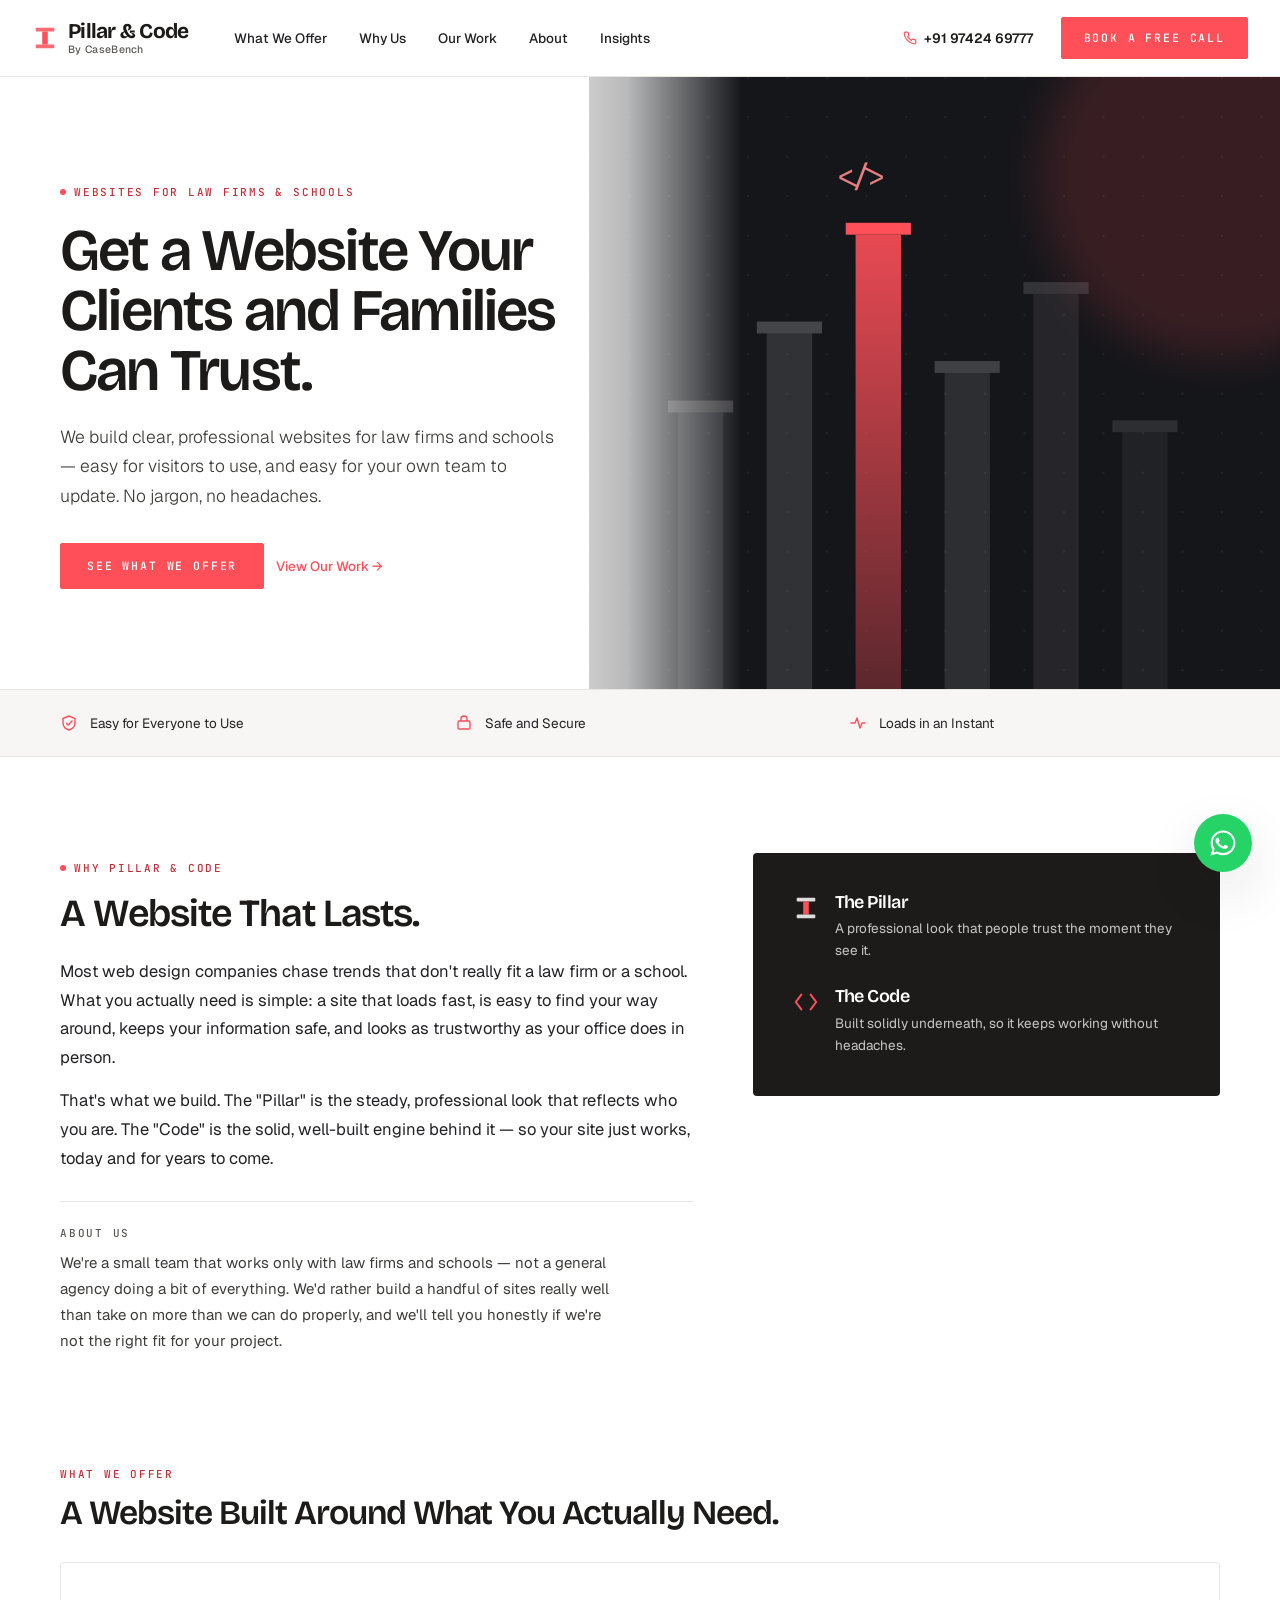
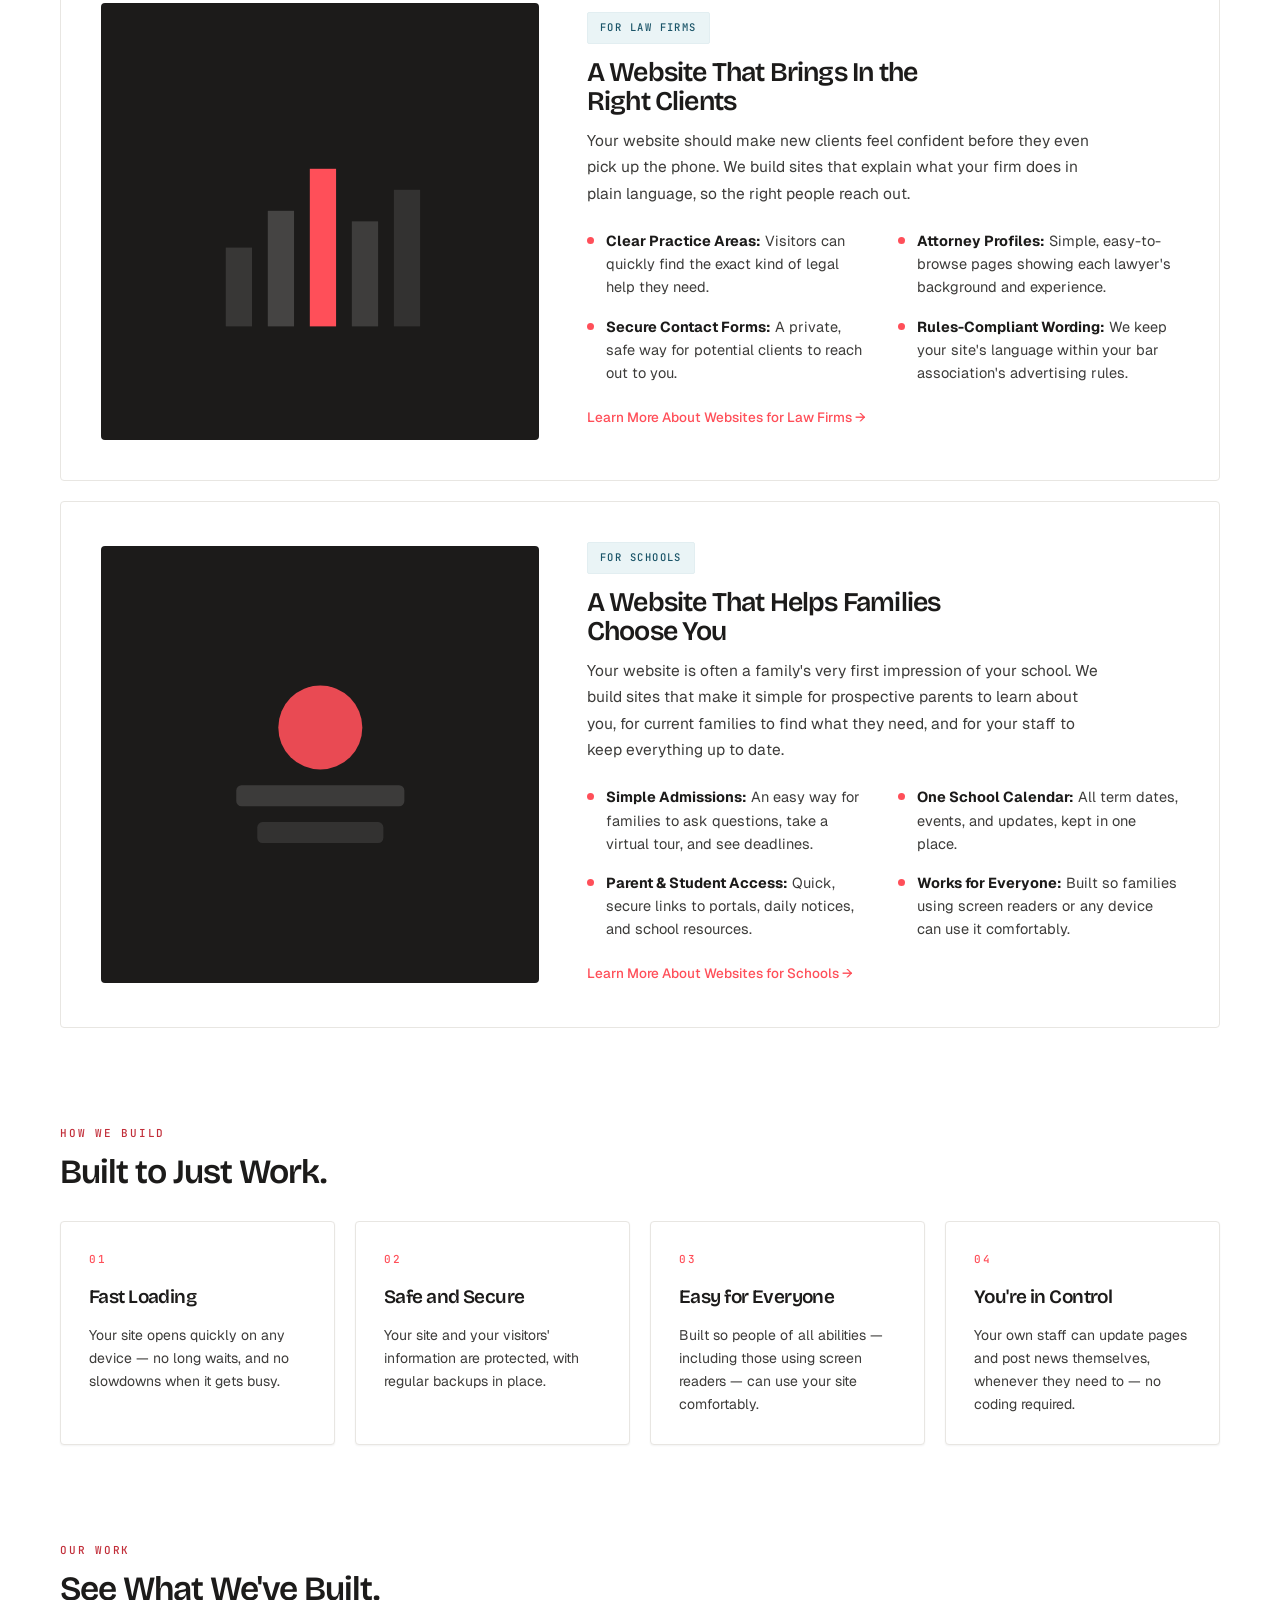
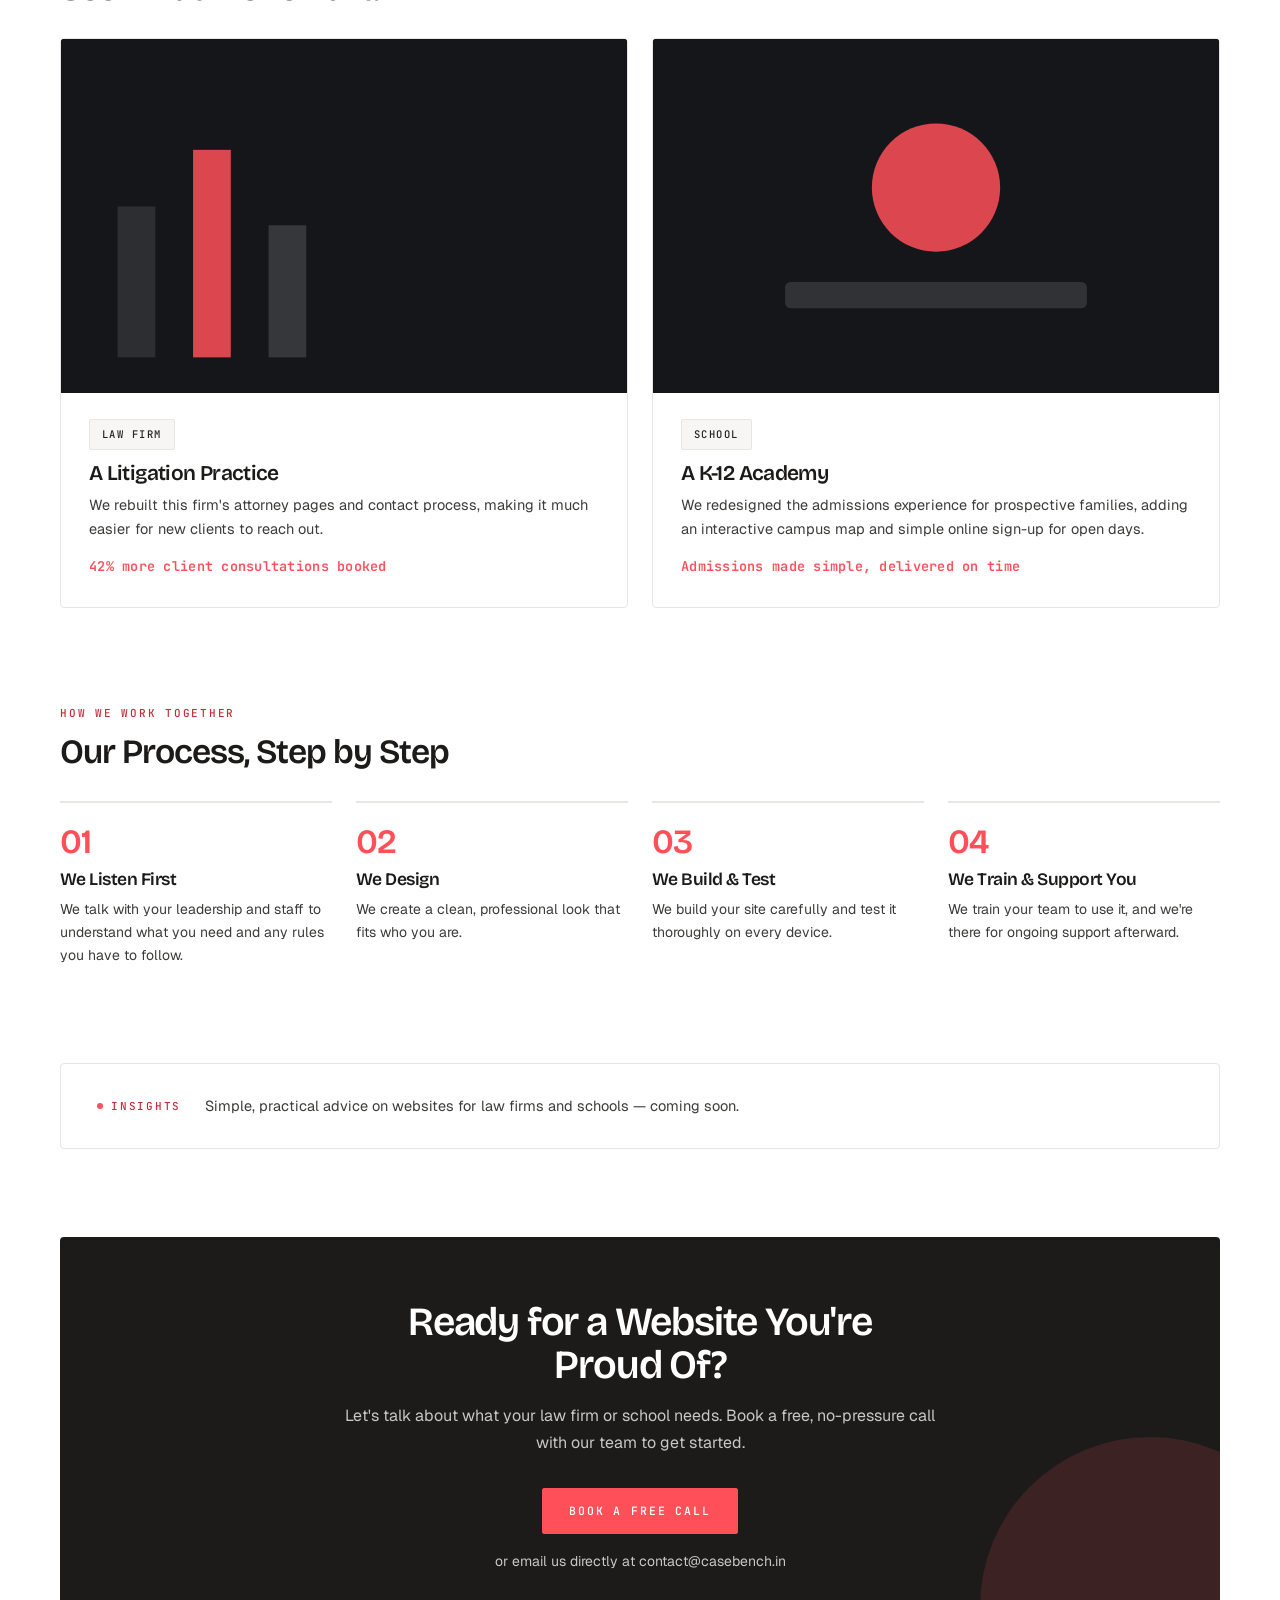
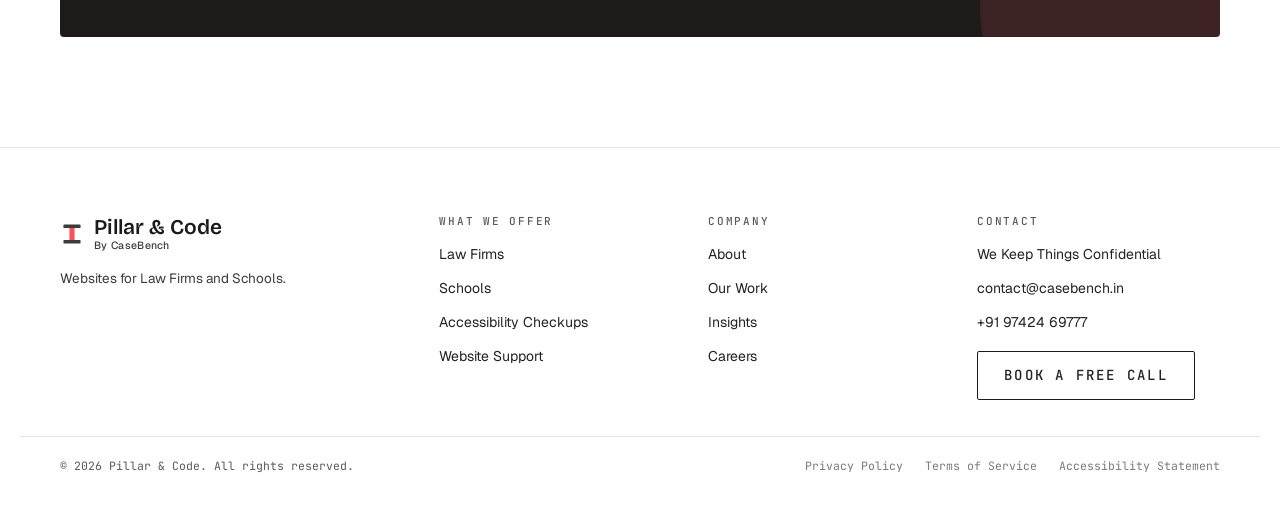
<file: index.html>
<!DOCTYPE html>
<html lang="en">
<head>
<!-- Google tag (gtag.js) -->
<script async src="https://www.googletagmanager.com/gtag/js?id=AW-986755198"></script>
<script>
  window.dataLayer = window.dataLayer || [];
  function gtag(){dataLayer.push(arguments);}
  gtag('js', new Date());
  gtag('config', 'AW-986755198');
</script>
<meta charset="utf-8">
<meta name="viewport" content="width=device-width, initial-scale=1">
<title>Pillar &amp; Code — Websites for Law Firms and Schools</title>
<meta name="description" content="Pillar & Code builds clear, professional websites for law firms and schools — easy to use, easy for your own staff to update, and built to earn trust.">
<link rel="icon" href="favicon.svg" type="image/svg+xml">
<link rel="stylesheet" href="css/style.css">
</head>
<body>

<header class="site-header">
  <div class="nav-inner">
    <a href="index.html" class="brand">
      <svg width="26" height="26" viewBox="0 0 28 28" fill="none" aria-hidden="true">
        <rect x="4" y="3" width="20" height="4" rx="1" fill="currentColor" opacity=".85"/>
        <rect x="11" y="7" width="6" height="14" fill="currentColor"/>
        <rect x="4" y="21" width="20" height="4" rx="1" fill="currentColor" opacity=".85"/>
      </svg>
      <span class="brand-text">
        <span class="brand-name">Pillar &amp; Code</span>
        <span class="brand-by">By CaseBench</span>
      </span>
    </a>
    <button class="nav-toggle" id="navToggle" aria-label="Toggle menu" aria-expanded="false" aria-controls="navLinks">
      <svg width="18" height="14" viewBox="0 0 18 14" fill="none" aria-hidden="true"><path d="M0 1h18M0 7h18M0 13h18" stroke="currentColor" stroke-width="1.6"/></svg>
    </button>
    <nav class="nav-links" id="navLinks">
      <a href="#solutions">What We Offer</a>
      <a href="#approach">Why Us</a>
      <a href="#work">Our Work</a>
      <a href="#about">About</a>
      <a href="#insights">Insights</a>
    </nav>
    <a class="nav-phone" href="tel:+919742469777">
      <svg width="14" height="14" viewBox="0 0 24 24" fill="none" stroke="currentColor" stroke-width="2" stroke-linecap="round" stroke-linejoin="round" aria-hidden="true"><path d="M22 16.92v3a2 2 0 0 1-2.18 2 19.79 19.79 0 0 1-8.63-3.07 19.5 19.5 0 0 1-6-6 19.79 19.79 0 0 1-3.07-8.67A2 2 0 0 1 4.11 2h3a2 2 0 0 1 2 1.72c.13.96.36 1.9.7 2.81a2 2 0 0 1-.45 2.11L8.09 9.91a16 16 0 0 0 6 6l1.27-1.27a2 2 0 0 1 2.11-.45c.91.34 1.85.57 2.81.7A2 2 0 0 1 22 16.92z"/></svg>
      <span>+91 97424 69777</span>
    </a>
    <a class="btn btn-primary nav-cta" href="contact.html">Book a Free Call</a>
  </div>
</header>

<section class="hero">
  <div class="hero-art">
    <svg width="100%" height="100%" viewBox="0 0 700 700" preserveAspectRatio="xMidYMid slice" style="position:absolute;inset:0" aria-hidden="true">
      <defs>
        <pattern id="grid" width="40" height="40" patternUnits="userSpaceOnUse">
          <circle cx="1" cy="1" r="1" fill="rgba(255,255,255,0.08)"/>
        </pattern>
        <linearGradient id="colGrad" x1="0" y1="0" x2="0" y2="1">
          <stop offset="0" stop-color="#ff4f59" stop-opacity=".9"/>
          <stop offset="1" stop-color="#ff4f59" stop-opacity=".25"/>
        </linearGradient>
      </defs>
      <rect width="700" height="700" fill="url(#grid)"/>
      <rect x="90" y="380" width="46" height="320" fill="rgba(255,255,255,0.08)"/>
      <rect x="180" y="300" width="46" height="400" fill="rgba(255,255,255,0.12)"/>
      <rect x="270" y="200" width="46" height="500" fill="url(#colGrad)"/>
      <rect x="360" y="340" width="46" height="360" fill="rgba(255,255,255,0.1)"/>
      <rect x="450" y="260" width="46" height="440" fill="rgba(255,255,255,0.07)"/>
      <rect x="540" y="400" width="46" height="300" fill="rgba(255,255,255,0.05)"/>
      <rect x="80" y="368" width="66" height="12" fill="rgba(255,255,255,0.16)"/>
      <rect x="170" y="288" width="66" height="12" fill="rgba(255,255,255,0.2)"/>
      <rect x="260" y="188" width="66" height="12" fill="#ff4f59"/>
      <rect x="350" y="328" width="66" height="12" fill="rgba(255,255,255,0.18)"/>
      <rect x="440" y="248" width="66" height="12" fill="rgba(255,255,255,0.13)"/>
      <rect x="530" y="388" width="66" height="12" fill="rgba(255,255,255,0.1)"/>
      <text x="248" y="152" font-family="JetBrains Mono, monospace" font-size="30" fill="#ff8a8c" opacity=".9">&lt;/&gt;</text>
    </svg>
  </div>
  <div class="hero-fade"></div>
  <div class="hero-blob"></div>
  <div class="hero-inner">
    <div class="hero-copy">
      <span class="eyebrow">Websites for Law Firms &amp; Schools</span>
      <h1>Get a Website Your Clients and Families Can Trust.</h1>
      <p class="lede">We build clear, professional websites for law firms and schools — easy for visitors to use, and easy for your own team to update. No jargon, no headaches.</p>
      <div class="hero-ctas">
        <a class="btn btn-primary" href="#solutions">See What We Offer</a>
        <a class="link-arrow" href="#work">View Our Work →</a>
      </div>
    </div>
  </div>
</section>

<section class="trust-bar">
  <div class="wrap">
    <span class="trust-item">
      <svg width="18" height="18" viewBox="0 0 18 18" fill="none" aria-hidden="true"><path d="M9 2 3 4.5v4c0 4 2.5 6.6 6 7.5 3.5-.9 6-3.5 6-7.5v-4L9 2Z" stroke="currentColor" stroke-width="1.4"/><path d="M6.5 9.2 8.2 11 12 7" stroke="currentColor" stroke-width="1.4" stroke-linecap="round" stroke-linejoin="round"/></svg>
      Easy for Everyone to Use
    </span>
    <span class="trust-item">
      <svg width="18" height="18" viewBox="0 0 18 18" fill="none" aria-hidden="true"><rect x="3" y="7" width="12" height="8" rx="1.2" stroke="currentColor" stroke-width="1.4"/><path d="M6 7V5a3 3 0 0 1 6 0v2" stroke="currentColor" stroke-width="1.4"/></svg>
      Safe and Secure
    </span>
    <span class="trust-item">
      <svg width="18" height="18" viewBox="0 0 18 18" fill="none" aria-hidden="true"><path d="M2 9h4l2-5 3 10 2-5h3" stroke="currentColor" stroke-width="1.4" stroke-linecap="round" stroke-linejoin="round"/></svg>
      Loads in an Instant
    </span>
  </div>
</section>

<main>
<div class="wrap">

  <section class="philosophy" id="approach">
    <div class="philosophy-grid">
      <div>
        <span class="eyebrow">Why Pillar &amp; Code</span>
        <h2>A Website That Lasts.</h2>
        <p>Most web design companies chase trends that don't really fit a law firm or a school. What you actually need is simple: a site that loads fast, is easy to find your way around, keeps your information safe, and looks as trustworthy as your office does in person.</p>
        <p>That's what we build. The "Pillar" is the steady, professional look that reflects who you are. The "Code" is the solid, well-built engine behind it — so your site just works, today and for years to come.</p>

        <div class="about-box" id="about">
          <h6>About us</h6>
          <p>We're a small team that works only with law firms and schools — not a general agency doing a bit of everything. We'd rather build a handful of sites really well than take on more than we can do properly, and we'll tell you honestly if we're not the right fit for your project.</p>
        </div>
      </div>

      <div class="mark-panel">
        <div class="mark-row">
          <svg width="26" height="26" viewBox="0 0 28 28" fill="none" aria-hidden="true"><rect x="4" y="3" width="20" height="4" rx="1" fill="#fff" opacity=".85"/><rect x="11" y="7" width="6" height="14" fill="#ff4f59"/><rect x="4" y="21" width="20" height="4" rx="1" fill="#fff" opacity=".85"/></svg>
          <div>
            <h4>The Pillar</h4>
            <p>A professional look that people trust the moment they see it.</p>
          </div>
        </div>
        <div class="mark-row">
          <svg width="26" height="26" viewBox="0 0 28 28" fill="none" aria-hidden="true"><path d="M9 6 3 14l6 8M19 6l6 8-6 8" stroke="#ff4f59" stroke-width="2.2" stroke-linecap="round" stroke-linejoin="round"/></svg>
          <div>
            <h4>The Code</h4>
            <p>Built solidly underneath, so it keeps working without headaches.</p>
          </div>
        </div>
      </div>
    </div>
  </section>

  <section class="solutions" id="solutions">
    <div class="section-head">
      <div>
        <span class="eyebrow section-kicker">What We Offer</span>
        <h2 style="margin:0">A Website Built Around What You Actually Need.</h2>
      </div>
    </div>

    <div class="sector-row">
      <div class="sector-art">
        <svg width="60%" viewBox="0 0 100 100" fill="none" aria-hidden="true"><rect x="14" y="60" width="10" height="30" fill="rgba(255,255,255,.12)"/><rect x="30" y="46" width="10" height="44" fill="rgba(255,255,255,.18)"/><rect x="46" y="30" width="10" height="60" fill="#ff4f59"/><rect x="62" y="50" width="10" height="40" fill="rgba(255,255,255,.15)"/><rect x="78" y="38" width="10" height="52" fill="rgba(255,255,255,.1)"/></svg>
      </div>
      <div>
        <span class="tag tag-accent-2">For Law Firms</span>
        <h3>A Website That Brings In the Right Clients</h3>
        <p>Your website should make new clients feel confident before they even pick up the phone. We build sites that explain what your firm does in plain language, so the right people reach out.</p>
        <ul class="capability-list">
          <li class="dot-item"><span><strong>Clear Practice Areas:</strong> Visitors can quickly find the exact kind of legal help they need.</span></li>
          <li class="dot-item"><span><strong>Attorney Profiles:</strong> Simple, easy-to-browse pages showing each lawyer's background and experience.</span></li>
          <li class="dot-item"><span><strong>Secure Contact Forms:</strong> A private, safe way for potential clients to reach out to you.</span></li>
          <li class="dot-item"><span><strong>Rules-Compliant Wording:</strong> We keep your site's language within your bar association's advertising rules.</span></li>
        </ul>
        <a class="link-arrow" href="contact.html">Learn More About Websites for Law Firms →</a>
      </div>
    </div>

    <div class="sector-row">
      <div class="sector-art">
        <svg width="60%" viewBox="0 0 100 100" fill="none" aria-hidden="true"><circle cx="50" cy="36" r="16" fill="#ff4f59" opacity=".9"/><rect x="18" y="58" width="64" height="8" rx="2" fill="rgba(255,255,255,.14)"/><rect x="26" y="72" width="48" height="8" rx="2" fill="rgba(255,255,255,.1)"/></svg>
      </div>
      <div>
        <span class="tag tag-accent-2">For Schools</span>
        <h3>A Website That Helps Families Choose You</h3>
        <p>Your website is often a family's very first impression of your school. We build sites that make it simple for prospective parents to learn about you, for current families to find what they need, and for your staff to keep everything up to date.</p>
        <ul class="capability-list">
          <li class="dot-item"><span><strong>Simple Admissions:</strong> An easy way for families to ask questions, take a virtual tour, and see deadlines.</span></li>
          <li class="dot-item"><span><strong>One School Calendar:</strong> All term dates, events, and updates, kept in one place.</span></li>
          <li class="dot-item"><span><strong>Parent &amp; Student Access:</strong> Quick, secure links to portals, daily notices, and school resources.</span></li>
          <li class="dot-item"><span><strong>Works for Everyone:</strong> Built so families using screen readers or any device can use it comfortably.</span></li>
        </ul>
        <a class="link-arrow" href="contact.html">Learn More About Websites for Schools →</a>
      </div>
    </div>
  </section>

  <section class="engineering" id="why">
    <div class="section-head">
      <div>
        <span class="eyebrow section-kicker">How We Build</span>
        <h2 style="margin:0">Built to Just Work.</h2>
      </div>
    </div>
    <div class="pillars-grid">
      <div class="card elev-sm pillar-card">
        <span class="card-kicker">01</span>
        <span class="card-title">Fast Loading</span>
        <p class="card-body">Your site opens quickly on any device — no long waits, and no slowdowns when it gets busy.</p>
      </div>
      <div class="card elev-sm pillar-card">
        <span class="card-kicker">02</span>
        <span class="card-title">Safe and Secure</span>
        <p class="card-body">Your site and your visitors' information are protected, with regular backups in place.</p>
      </div>
      <div class="card elev-sm pillar-card">
        <span class="card-kicker">03</span>
        <span class="card-title">Easy for Everyone</span>
        <p class="card-body">Built so people of all abilities — including those using screen readers — can use your site comfortably.</p>
      </div>
      <div class="card elev-sm pillar-card">
        <span class="card-kicker">04</span>
        <span class="card-title">You're in Control</span>
        <p class="card-body">Your own staff can update pages and post news themselves, whenever they need to — no coding required.</p>
      </div>
    </div>
  </section>

  <section class="work" id="work">
    <div class="section-head">
      <div>
        <span class="eyebrow section-kicker">Our Work</span>
        <h2 style="margin:0">See What We've Built.</h2>
      </div>
    </div>
    <div class="work-grid">
      <div class="work-card">
        <div class="work-art">
          <svg width="100%" height="100%" viewBox="0 0 300 190" preserveAspectRatio="xMidYMid slice" style="position:absolute;inset:0" aria-hidden="true">
            <rect width="300" height="190" fill="#15161a"/>
            <rect x="30" y="90" width="20" height="80" fill="rgba(255,255,255,.1)"/>
            <rect x="70" y="60" width="20" height="110" fill="#ff4f59" opacity=".85"/>
            <rect x="110" y="100" width="20" height="70" fill="rgba(255,255,255,.14)"/>
          </svg>
        </div>
        <div class="work-card-body">
          <span class="tag tag-neutral">Law Firm</span>
          <h4>A Litigation Practice</h4>
          <p>We rebuilt this firm's attorney pages and contact process, making it much easier for new clients to reach out.</p>
          <span class="work-result">42% more client consultations booked</span>
        </div>
      </div>
      <div class="work-card">
        <div class="work-art">
          <svg width="100%" height="100%" viewBox="0 0 300 190" preserveAspectRatio="xMidYMid slice" style="position:absolute;inset:0" aria-hidden="true">
            <rect width="300" height="190" fill="#15161a"/>
            <circle cx="150" cy="80" r="34" fill="#ff4f59" opacity=".85"/>
            <rect x="70" y="130" width="160" height="14" rx="3" fill="rgba(255,255,255,.12)"/>
          </svg>
        </div>
        <div class="work-card-body">
          <span class="tag tag-neutral">School</span>
          <h4>A K-12 Academy</h4>
          <p>We redesigned the admissions experience for prospective families, adding an interactive campus map and simple online sign-up for open days.</p>
          <span class="work-result">Admissions made simple, delivered on time</span>
        </div>
      </div>
    </div>
  </section>

  <section class="process" id="process">
    <div class="section-head">
      <div>
        <span class="eyebrow section-kicker">How We Work Together</span>
        <h2 style="margin:0">Our Process, Step by Step</h2>
      </div>
    </div>
    <div class="process-grid">
      <div class="process-step">
        <span class="step-n">01</span>
        <h4>We Listen First</h4>
        <p>We talk with your leadership and staff to understand what you need and any rules you have to follow.</p>
      </div>
      <div class="process-step">
        <span class="step-n">02</span>
        <h4>We Design</h4>
        <p>We create a clean, professional look that fits who you are.</p>
      </div>
      <div class="process-step">
        <span class="step-n">03</span>
        <h4>We Build &amp; Test</h4>
        <p>We build your site carefully and test it thoroughly on every device.</p>
      </div>
      <div class="process-step">
        <span class="step-n">04</span>
        <h4>We Train &amp; Support You</h4>
        <p>We train your team to use it, and we're there for ongoing support afterward.</p>
      </div>
    </div>
  </section>

  <section id="insights" style="padding: 0 0 88px">
    <div class="card" style="padding: 30px 36px; flex-direction: row; align-items: center; gap: 24px; flex-wrap: wrap">
      <span class="eyebrow" style="flex: none">Insights</span>
      <p style="margin: 0; font-size: 14.5px; color: var(--color-neutral-700)">Simple, practical advice on websites for law firms and schools — coming soon.</p>
    </div>
  </section>

</div>
</main>

<section class="final-cta">
  <div class="wrap">
    <div class="final-cta-panel">
      <h2>Ready for a Website You're Proud Of?</h2>
      <p>Let's talk about what your law firm or school needs. Book a free, no-pressure call with our team to get started.</p>
      <div class="final-cta-actions">
        <a class="btn btn-primary" href="contact.html">Book a Free Call</a>
        <a class="mailto" href="mailto:contact@casebench.in">or email us directly at contact@casebench.in</a>
      </div>
    </div>
  </div>
</section>

<footer class="site-footer">
  <div class="wrap footer-grid">
    <div>
      <a href="index.html" class="footer-brand">
        <svg width="24" height="24" viewBox="0 0 28 28" fill="none" aria-hidden="true"><rect x="4" y="3" width="20" height="4" rx="1" fill="currentColor" opacity=".85"/><rect x="11" y="7" width="6" height="14" fill="#ff4f59"/><rect x="4" y="21" width="20" height="4" rx="1" fill="currentColor" opacity=".85"/></svg>
        <span class="footer-brand-text">
          <span>Pillar &amp; Code</span>
          <span class="footer-brand-by">By CaseBench</span>
        </span>
      </a>
      <p class="footer-note">Websites for Law Firms and Schools.</p>
    </div>
    <div class="footer-col">
      <h6>What We Offer</h6>
      <a href="#solutions">Law Firms</a>
      <a href="#solutions">Schools</a>
      <a href="#why">Accessibility Checkups</a>
      <a href="#why">Website Support</a>
    </div>
    <div class="footer-col">
      <h6>Company</h6>
      <a href="#about">About</a>
      <a href="#work">Our Work</a>
      <a href="#insights">Insights</a>
      <a href="mailto:contact@casebench.in">Careers</a>
    </div>
    <div class="footer-col">
      <h6>Contact</h6>
      <span style="font-size: 14px">We Keep Things Confidential</span>
      <a href="mailto:contact@casebench.in">contact@casebench.in</a>
      <a href="tel:+919742469777">+91 97424 69777</a>
      <a class="btn btn-secondary" href="contact.html" style="margin-top: 6px; align-self: flex-start">Book a Free Call</a>
    </div>
  </div>
  <div class="footer-bottom">
    <span class="legal">© 2026 Pillar &amp; Code. All rights reserved.</span>
    <span class="stub">Privacy Policy</span>
    <span class="stub">Terms of Service</span>
    <span class="stub">Accessibility Statement</span>
  </div>
</footer>

<a class="whatsapp-float" href="https://wa.me/919742469777?text=Hi%2C%20I%20would%20like%20to%20talk%20about%20a%20website%20for%20my%20law%20firm%20or%20school." target="_blank" rel="noopener" aria-label="Chat with us on WhatsApp">
  <svg viewBox="0 0 24 24" fill="#fff" aria-hidden="true"><path d="M12.04 2c-5.46 0-9.9 4.44-9.9 9.9 0 1.75.46 3.45 1.32 4.95L2 22l5.25-1.38a9.9 9.9 0 0 0 4.79 1.22h.004c5.46 0 9.9-4.44 9.9-9.9 0-2.64-1.03-5.12-2.9-6.99A9.82 9.82 0 0 0 12.04 2Zm0 1.67c2.19 0 4.25.85 5.8 2.4a8.15 8.15 0 0 1 2.4 5.8c0 4.52-3.68 8.2-8.2 8.2a8.2 8.2 0 0 1-4.17-1.14l-.3-.18-3.12.82.83-3.04-.2-.31a8.14 8.14 0 0 1-1.25-4.35c0-4.52 3.68-8.2 8.21-8.2Zm-4.5 4.1c-.16 0-.42.06-.64.31-.22.25-.85.83-.85 2.02 0 1.19.87 2.34.99 2.5.12.16 1.7 2.6 4.13 3.64.58.25 1.03.4 1.38.51.58.18 1.11.16 1.53.1.47-.07 1.44-.59 1.64-1.16.2-.57.2-1.06.14-1.16-.06-.1-.22-.16-.46-.28-.24-.12-1.44-.71-1.66-.79-.22-.08-.38-.12-.55.12-.16.24-.63.79-.77.95-.14.16-.28.18-.52.06-.24-.12-1.02-.38-1.94-1.2-.72-.64-1.2-1.43-1.34-1.67-.14-.24-.01-.37.11-.49.11-.11.24-.28.36-.42.12-.14.16-.24.24-.4.08-.16.04-.3-.02-.42-.06-.12-.55-1.34-.76-1.83-.2-.48-.4-.42-.55-.42h-.2Z"/></svg>
</a>

<script src="js/main.js"></script>
</body>
</html>
</file>
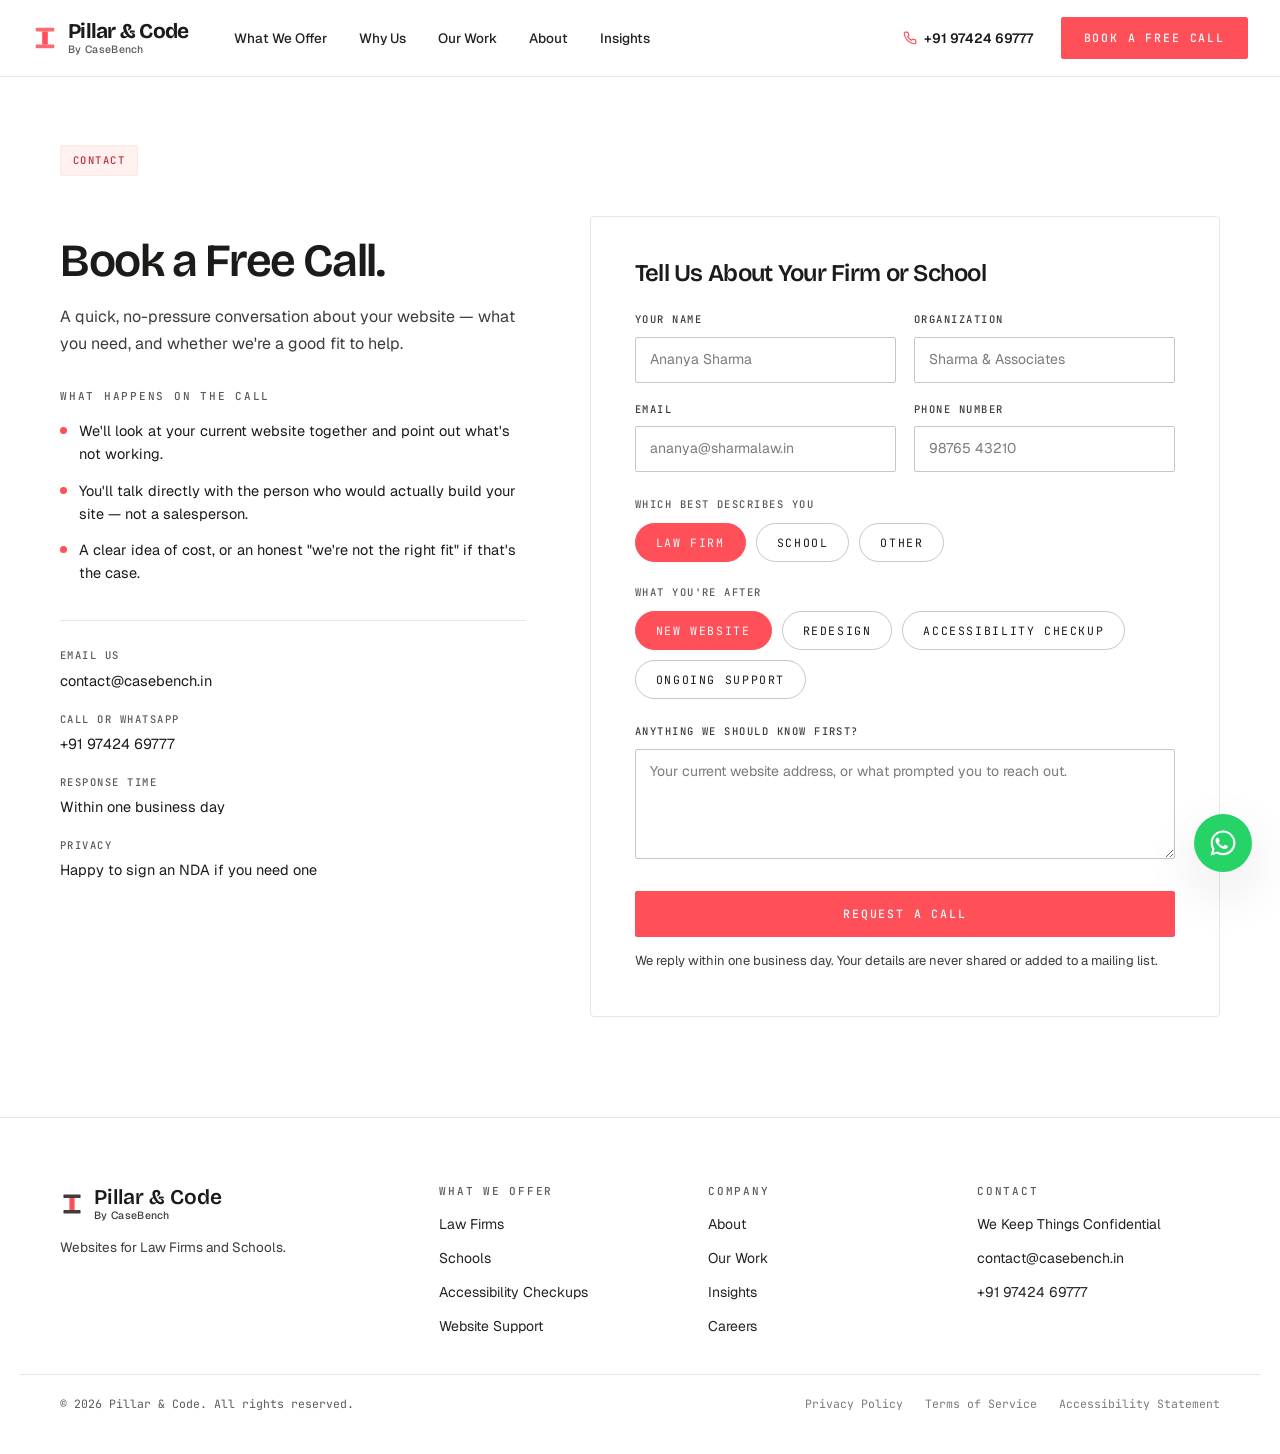
<file: contact.html>
<!DOCTYPE html>
<html lang="en">
<head>
<!-- Google tag (gtag.js) -->
<script async src="https://www.googletagmanager.com/gtag/js?id=AW-986755198"></script>
<script>
  window.dataLayer = window.dataLayer || [];
  function gtag(){dataLayer.push(arguments);}
  gtag('js', new Date());
  gtag('config', 'AW-986755198');
</script>
<meta charset="utf-8">
<meta name="viewport" content="width=device-width, initial-scale=1">
<title>Book a Free Call — Pillar &amp; Code</title>
<meta name="description" content="Book a free call with Pillar & Code to talk about a website for your law firm or school.">
<link rel="icon" href="favicon.svg" type="image/svg+xml">
<link rel="stylesheet" href="css/style.css">
</head>
<body>

<header class="site-header">
  <div class="nav-inner">
    <a href="index.html" class="brand">
      <svg width="26" height="26" viewBox="0 0 28 28" fill="none" aria-hidden="true">
        <rect x="4" y="3" width="20" height="4" rx="1" fill="currentColor" opacity=".85"/>
        <rect x="11" y="7" width="6" height="14" fill="currentColor"/>
        <rect x="4" y="21" width="20" height="4" rx="1" fill="currentColor" opacity=".85"/>
      </svg>
      <span class="brand-text">
        <span class="brand-name">Pillar &amp; Code</span>
        <span class="brand-by">By CaseBench</span>
      </span>
    </a>
    <button class="nav-toggle" id="navToggle" aria-label="Toggle menu" aria-expanded="false" aria-controls="navLinks">
      <svg width="18" height="14" viewBox="0 0 18 14" fill="none" aria-hidden="true"><path d="M0 1h18M0 7h18M0 13h18" stroke="currentColor" stroke-width="1.6"/></svg>
    </button>
    <nav class="nav-links" id="navLinks">
      <a href="index.html#solutions">What We Offer</a>
      <a href="index.html#approach">Why Us</a>
      <a href="index.html#work">Our Work</a>
      <a href="index.html#about">About</a>
      <a href="index.html#insights">Insights</a>
    </nav>
    <a class="nav-phone" href="tel:+919742469777">
      <svg width="14" height="14" viewBox="0 0 24 24" fill="none" stroke="currentColor" stroke-width="2" stroke-linecap="round" stroke-linejoin="round" aria-hidden="true"><path d="M22 16.92v3a2 2 0 0 1-2.18 2 19.79 19.79 0 0 1-8.63-3.07 19.5 19.5 0 0 1-6-6 19.79 19.79 0 0 1-3.07-8.67A2 2 0 0 1 4.11 2h3a2 2 0 0 1 2 1.72c.13.96.36 1.9.7 2.81a2 2 0 0 1-.45 2.11L8.09 9.91a16 16 0 0 0 6 6l1.27-1.27a2 2 0 0 1 2.11-.45c.91.34 1.85.57 2.81.7A2 2 0 0 1 22 16.92z"/></svg>
      <span>+91 97424 69777</span>
    </a>
    <a class="btn btn-primary nav-cta" href="contact.html">Book a Free Call</a>
  </div>
</header>

<main class="wrap">
  <section class="contact-hero">
    <span class="tag tag-accent">Contact</span>
  </section>

  <section class="contact-grid">
    <div class="contact-info">
      <h1>Book a Free Call.</h1>
      <p class="lede">A quick, no-pressure conversation about your website — what you need, and whether we're a good fit to help.</p>

      <h6 style="margin: 34px 0 16px">What happens on the call</h6>
      <ul class="expect-list">
        <li class="dot-item">We'll look at your current website together and point out what's not working.</li>
        <li class="dot-item">You'll talk directly with the person who would actually build your site — not a salesperson.</li>
        <li class="dot-item">A clear idea of cost, or an honest "we're not the right fit" if that's the case.</li>
      </ul>

      <div class="contact-meta">
        <div class="meta-block">
          <span>Email us</span>
          <a href="mailto:contact@casebench.in">contact@casebench.in</a>
        </div>
        <div class="meta-block">
          <span>Call or WhatsApp</span>
          <a href="tel:+919742469777">+91 97424 69777</a>
        </div>
        <div class="meta-block">
          <span>Response time</span>
          <span>Within one business day</span>
        </div>
        <div class="meta-block">
          <span>Privacy</span>
          <span>Happy to sign an NDA if you need one</span>
        </div>
      </div>
    </div>

    <div class="contact-panel">
      <form id="contactForm" novalidate>
        <h2 style="font-size: 24px; margin: 0 0 24px">Tell Us About Your Firm or School</h2>
        <div class="form-row">
          <label class="field">
            <span>Your name</span>
            <input class="input" type="text" name="name" placeholder="Ananya Sharma" required>
          </label>
          <label class="field">
            <span>Organization</span>
            <input class="input" type="text" name="org" placeholder="Sharma &amp; Associates">
          </label>
        </div>
        <div class="form-row" style="margin-top: 18px">
          <label class="field">
            <span>Email</span>
            <input class="input" type="email" name="email" placeholder="ananya@sharmalaw.in" required>
          </label>
          <label class="field">
            <span>Phone number</span>
            <input class="input" type="tel" name="phone" placeholder="98765 43210" required>
          </label>
        </div>

        <div style="margin-top: 24px">
          <span class="field-label" style="display:block; font-family: var(--font-meta); font-size: 10.5px; font-weight: 500; letter-spacing: .14em; text-transform: uppercase; color: var(--color-neutral-600); margin-bottom: 10px">Which best describes you</span>
          <div class="pill-group" data-pill-group="single">
            <button type="button" class="btn-pill" aria-pressed="true">Law Firm</button>
            <button type="button" class="btn-pill" aria-pressed="false">School</button>
            <button type="button" class="btn-pill" aria-pressed="false">Other</button>
          </div>
        </div>

        <div style="margin-top: 22px">
          <span class="field-label" style="display:block; font-family: var(--font-meta); font-size: 10.5px; font-weight: 500; letter-spacing: .14em; text-transform: uppercase; color: var(--color-neutral-600); margin-bottom: 10px">What you're after</span>
          <div class="pill-group" data-pill-group="multi">
            <button type="button" class="btn-pill" aria-pressed="true">New Website</button>
            <button type="button" class="btn-pill" aria-pressed="false">Redesign</button>
            <button type="button" class="btn-pill" aria-pressed="false">Accessibility Checkup</button>
            <button type="button" class="btn-pill" aria-pressed="false">Ongoing Support</button>
          </div>
        </div>

        <label class="field" style="display:block; margin-top: 24px">
          <span>Anything we should know first?</span>
          <textarea class="input" name="note" placeholder="Your current website address, or what prompted you to reach out."></textarea>
        </label>

        <button class="btn btn-primary btn-block" type="submit" style="margin-top: 24px">Request a Call</button>
        <p class="form-hint" id="formHint">We reply within one business day. Your details are never shared or added to a mailing list.</p>
      </form>

      <div class="success-state" id="formSuccess" hidden tabindex="-1">
        <span class="success-icon">✓</span>
        <h2 style="font-size: 26px; margin: 0; max-width: 22ch">Thank you — we've got your request.</h2>
        <p style="font-size: 15px; line-height: 1.7; color: var(--color-neutral-700); max-width: 44ch; margin: 0">We read every message personally and will reply within one business day with a few times to talk.</p>
        <a class="btn btn-secondary" href="index.html#work" style="margin-top: 6px">See Our Work Meanwhile</a>
      </div>
    </div>
  </section>
</main>

<footer class="site-footer">
  <div class="wrap footer-grid">
    <div>
      <a href="index.html" class="footer-brand">
        <svg width="24" height="24" viewBox="0 0 28 28" fill="none" aria-hidden="true"><rect x="4" y="3" width="20" height="4" rx="1" fill="currentColor" opacity=".85"/><rect x="11" y="7" width="6" height="14" fill="#ff4f59"/><rect x="4" y="21" width="20" height="4" rx="1" fill="currentColor" opacity=".85"/></svg>
        <span class="footer-brand-text">
          <span>Pillar &amp; Code</span>
          <span class="footer-brand-by">By CaseBench</span>
        </span>
      </a>
      <p class="footer-note">Websites for Law Firms and Schools.</p>
    </div>
    <div class="footer-col">
      <h6>What We Offer</h6>
      <a href="index.html#solutions">Law Firms</a>
      <a href="index.html#solutions">Schools</a>
      <a href="index.html#why">Accessibility Checkups</a>
      <a href="index.html#why">Website Support</a>
    </div>
    <div class="footer-col">
      <h6>Company</h6>
      <a href="index.html#about">About</a>
      <a href="index.html#work">Our Work</a>
      <a href="index.html#insights">Insights</a>
      <a href="mailto:contact@casebench.in">Careers</a>
    </div>
    <div class="footer-col">
      <h6>Contact</h6>
      <span style="font-size: 14px">We Keep Things Confidential</span>
      <a href="mailto:contact@casebench.in">contact@casebench.in</a>
      <a href="tel:+919742469777">+91 97424 69777</a>
    </div>
  </div>
  <div class="footer-bottom">
    <span class="legal">© 2026 Pillar &amp; Code. All rights reserved.</span>
    <span class="stub">Privacy Policy</span>
    <span class="stub">Terms of Service</span>
    <span class="stub">Accessibility Statement</span>
  </div>
</footer>

<a class="whatsapp-float" href="https://wa.me/919742469777?text=Hi%2C%20I%20would%20like%20to%20talk%20about%20a%20website%20for%20my%20law%20firm%20or%20school." target="_blank" rel="noopener" aria-label="Chat with us on WhatsApp">
  <svg viewBox="0 0 24 24" fill="#fff" aria-hidden="true"><path d="M12.04 2c-5.46 0-9.9 4.44-9.9 9.9 0 1.75.46 3.45 1.32 4.95L2 22l5.25-1.38a9.9 9.9 0 0 0 4.79 1.22h.004c5.46 0 9.9-4.44 9.9-9.9 0-2.64-1.03-5.12-2.9-6.99A9.82 9.82 0 0 0 12.04 2Zm0 1.67c2.19 0 4.25.85 5.8 2.4a8.15 8.15 0 0 1 2.4 5.8c0 4.52-3.68 8.2-8.2 8.2a8.2 8.2 0 0 1-4.17-1.14l-.3-.18-3.12.82.83-3.04-.2-.31a8.14 8.14 0 0 1-1.25-4.35c0-4.52 3.68-8.2 8.21-8.2Zm-4.5 4.1c-.16 0-.42.06-.64.31-.22.25-.85.83-.85 2.02 0 1.19.87 2.34.99 2.5.12.16 1.7 2.6 4.13 3.64.58.25 1.03.4 1.38.51.58.18 1.11.16 1.53.1.47-.07 1.44-.59 1.64-1.16.2-.57.2-1.06.14-1.16-.06-.1-.22-.16-.46-.28-.24-.12-1.44-.71-1.66-.79-.22-.08-.38-.12-.55.12-.16.24-.63.79-.77.95-.14.16-.28.18-.52.06-.24-.12-1.02-.38-1.94-1.2-.72-.64-1.2-1.43-1.34-1.67-.14-.24-.01-.37.11-.49.11-.11.24-.28.36-.42.12-.14.16-.24.24-.4.08-.16.04-.3-.02-.42-.06-.12-.55-1.34-.76-1.83-.2-.48-.4-.42-.55-.42h-.2Z"/></svg>
</a>

<script src="js/main.js"></script>
</body>
</html>
</file>
<file: css/style.css>
/* Pillar & Code — site stylesheet.
   Palette: warm white ground, coral signal (--color-accent), steel secondary
   (--color-accent-2). Bricolage Grotesque for display type, Geist for body,
   JetBrains Mono for labels/meta — precise, structural, unfussy. */
@import url('https://fonts.googleapis.com/css2?family=Bricolage+Grotesque:opsz,wght@12..96,400;12..96,500;12..96,600;12..96,700&family=Geist:wght@300;400;500;600;700&family=JetBrains+Mono:wght@400;500;600&display=swap');

:root {
  --color-bg: #ffffff;
  --color-surface: #ffffff;
  --color-surface-2: #f7f6f4;
  --color-text: #1c1b1a;
  --color-accent: #ff4f59;
  --color-accent-2: #20677f;
  --color-divider: #e8e6e2;

  --color-neutral-100: #f7f6f4;
  --color-neutral-200: #e4e3e0;
  --color-neutral-300: #c9c7c2;
  --color-neutral-400: #a3a19c;
  --color-neutral-500: #7c7a76;
  --color-neutral-600: #5c5a57;
  --color-neutral-700: #3d3c3a;
  --color-neutral-800: #232326;
  --color-neutral-900: #1c1b1a;

  --color-accent-100: #fff5f4;
  --color-accent-200: #ffe7e4;
  --color-accent-300: #ffc4c2;
  --color-accent-400: #ff8a8c;
  --color-accent-600: #e23f49;
  --color-accent-700: #c22f3a;
  --color-accent-800: #8e202a;
  --color-accent-tint: #fff1f0;

  --color-accent-2-100: #f2f8fa;
  --color-accent-2-200: #e2eef1;
  --color-accent-2-300: #bcd8de;
  --color-accent-2-600: #20677f;
  --color-accent-2-700: #1a5468;
  --color-accent-2-tint: #eaf4f6;

  --font-heading: "Bricolage Grotesque", "Geist", system-ui, sans-serif;
  --font-body: "Geist", system-ui, -apple-system, sans-serif;
  --font-meta: "JetBrains Mono", ui-monospace, monospace;

  --space-2: 8px;
  --space-3: 14px;
  --space-4: 18px;
  --space-6: 26px;
  --space-8: 36px;

  --shadow-sm: 0 1px 2px rgba(28, 27, 26, .05);
  --shadow-md: 0 8px 26px rgba(28, 27, 26, .08);
  --shadow-lg: 0 20px 54px rgba(28, 27, 26, .11);

  --page-max: 1240px;
}

*, *::before, *::after { box-sizing: border-box; }
html { scroll-behavior: smooth; }
body {
  margin: 0; font-size: 16px; line-height: 1.65; font-weight: 400;
  background: var(--color-bg); color: var(--color-text);
  font-family: var(--font-body);
  -webkit-font-smoothing: antialiased;
}
h1, h2, h3, h4, h5, h6 {
  font-family: var(--font-heading); font-weight: 600;
  line-height: 1.08; letter-spacing: -0.03em; margin: 0 0 var(--space-2);
  font-optical-sizing: auto; color: var(--color-text);
}
h1 { font-size: 46px; }
h2 { font-size: 34px; }
h3 { font-size: 24px; }
h4 { font-size: 19px; }
h6 {
  font-family: var(--font-meta); font-size: 11px; font-weight: 500;
  letter-spacing: 0.16em; text-transform: uppercase; color: var(--color-neutral-600);
}
p { margin: 0 0 var(--space-3); }
a { color: var(--color-accent); text-underline-offset: 3px; }
a:hover { color: var(--color-accent-600); }
img, svg { display: block; max-width: 100%; }
ul { margin: 0; padding: 0; list-style: none; }
:focus { outline: none; }
:focus-visible { outline: 2px solid var(--color-accent); outline-offset: 2px; }
::selection { background: var(--color-accent); color: #ffffff; }

.wrap { max-width: var(--page-max); margin: 0 auto; padding: 0 40px; }
.eyebrow {
  display: inline-flex; align-items: center; gap: 8px;
  font-family: var(--font-meta); font-size: 11px; font-weight: 500;
  letter-spacing: 0.16em; text-transform: uppercase; color: var(--color-accent-700);
}
.eyebrow::before { content: ''; width: 6px; height: 6px; border-radius: 999px; background: var(--color-accent); }
.section-head { display: flex; align-items: baseline; gap: 20px; flex-wrap: wrap; margin-bottom: 30px; }
.section-head .section-kicker { margin-bottom: 12px; display: block; }

/* — buttons — */
.btn {
  display: inline-flex; align-items: center; justify-content: center; gap: 8px;
  cursor: pointer; text-decoration: none;
  font-family: var(--font-meta); font-weight: 500;
  font-size: 11.5px; line-height: 1.2; letter-spacing: 0.16em; text-transform: uppercase;
  color: var(--color-text); background: transparent; white-space: nowrap;
  border: 1px solid transparent; padding: 15px 26px; border-radius: 2px;
  transition: background .3s ease, color .3s ease, border-color .3s ease, transform .2s ease;
}
.btn-primary { background: var(--color-accent); border-color: var(--color-accent); color: #ffffff; }
.btn-primary:hover { background: var(--color-neutral-900); border-color: var(--color-neutral-900); color: #ffffff; }
.btn-primary:active { background: var(--color-accent-700); border-color: var(--color-accent-700); }
.btn-secondary { border-color: var(--color-neutral-900); color: var(--color-text); }
.btn-secondary:hover { background: var(--color-neutral-900); border-color: var(--color-neutral-900); color: #ffffff; }
.btn-block { width: 100%; }
.btn-pill {
  padding: 11px 20px; border-radius: 999px; border: 1px solid var(--color-neutral-300);
  background: transparent; color: var(--color-text); cursor: pointer;
  font-family: var(--font-meta); font-size: 11.5px; letter-spacing: 0.14em; text-transform: uppercase;
  transition: background .2s ease, color .2s ease, border-color .2s ease;
}
.btn-pill[aria-pressed="true"] { background: var(--color-accent); border-color: var(--color-accent); color: #fff; }
.link-arrow { text-decoration: none; font-size: 13.5px; font-weight: 500; white-space: nowrap; }

/* — forms — */
.field > span {
  display: block; font-family: var(--font-meta); font-size: 10.5px; font-weight: 500; letter-spacing: .14em;
  text-transform: uppercase; margin-bottom: 8px; color: var(--color-neutral-700);
}
.input {
  width: 100%; min-height: 46px; padding: 10px 14px; font: inherit;
  font-size: 14px; color: var(--color-text); caret-color: var(--color-accent);
  background: #ffffff; border: 1px solid var(--color-neutral-300); border-radius: 2px;
  transition: border-color .25s ease;
}
.input::placeholder { color: var(--color-neutral-500); }
.input:hover { border-color: var(--color-neutral-400); }
.input:focus-visible { border-color: var(--color-accent); outline-offset: 0; }
textarea.input { min-height: 110px; resize: vertical; }

/* — cards / tags — */
.card {
  display: flex; flex-direction: column; gap: var(--space-2);
  padding: var(--space-4); border-radius: 4px; background: var(--color-surface);
  border: 1px solid var(--color-divider);
}
.card-kicker { font-family: var(--font-meta); font-size: 11px; font-weight: 500; letter-spacing: 0.16em; text-transform: uppercase; color: var(--color-accent); }
.card-title { font-family: var(--font-heading); font-weight: 600; font-size: 21px; line-height: 1.16; letter-spacing: -0.03em; }
.card-body { margin: 0; font-size: 14px; color: var(--color-neutral-700); flex: 1; }
.elev-sm { box-shadow: var(--shadow-sm); }
.tag {
  display: inline-flex; align-items: center; font-family: var(--font-meta);
  font-size: 10.5px; font-weight: 500; letter-spacing: 0.14em; text-transform: uppercase;
  padding: 6px 12px; border-radius: 2px;
}
.tag-accent { background: var(--color-accent-tint); color: var(--color-accent-700); border: 1px solid var(--color-accent-200); }
.tag-accent-2 { background: var(--color-accent-2-tint); color: var(--color-accent-2-700); border: 1px solid var(--color-accent-2-200); }
.tag-neutral { background: var(--color-surface-2); color: var(--color-neutral-800); border: 1px solid var(--color-divider); }

.dot-item { display: flex; gap: 12px; align-items: flex-start; font-size: 14.5px; line-height: 1.6; }
.dot-item::before { content: ''; width: 7px; height: 7px; border-radius: 999px; background: var(--color-accent); margin-top: 8px; flex: none; }
.dot-item.dot-2::before { background: var(--color-accent-2-600); }

/* ============================= header ============================= */
.site-header {
  position: sticky; top: 0; z-index: 60; background: rgba(255,255,255,.92);
  backdrop-filter: blur(10px); border-bottom: 1px solid var(--color-divider);
  transition: box-shadow .35s ease;
}
.site-header.is-scrolled { box-shadow: 0 3px 18px rgba(28, 27, 26, .07); }
.nav-inner {
  max-width: 1440px; margin: 0 auto; padding: 15px 32px; min-height: 76px;
  display: flex; align-items: center; gap: 12px 24px;
}
.brand { display: flex; align-items: center; gap: 10px; text-decoration: none; color: var(--color-text); margin-right: 8px; flex: none; }
.brand svg { color: var(--color-accent); flex: none; }
.brand-text { display: flex; flex-direction: column; gap: 1px; line-height: 1.1; }
.brand-name { font-family: var(--font-heading); font-weight: 700; font-size: 21px; letter-spacing: -0.035em; }
.brand-by { font-size: 10.5px; font-weight: 500; letter-spacing: .03em; color: var(--color-neutral-600); }
.nav-links { display: flex; align-items: center; flex-wrap: wrap; gap: 4px; min-width: 0; flex: 1 1 auto; }
.nav-links a {
  font-size: 13.5px; font-weight: 500; text-decoration: none; color: var(--color-neutral-800);
  padding: 7px 14px; border-radius: 2px; transition: background .25s ease, color .25s ease;
}
.nav-links a:hover { background: var(--color-surface-2); color: var(--color-text); }
.nav-phone {
  display: flex; align-items: center; gap: 7px; flex: none; font-size: 13.5px; font-weight: 600;
  color: var(--color-text); text-decoration: none; padding: 7px 4px; white-space: nowrap;
}
.nav-phone svg { color: var(--color-accent); flex: none; }
.nav-phone:hover { color: var(--color-accent); }
.nav-cta { flex: none; font-size: 11.5px; padding: 13px 22px; }
.nav-toggle { display: none; }

/* ============================= hero ================================ */
.hero {
  position: relative; min-height: 600px; overflow: hidden; display: flex; align-items: center;
  background: var(--color-bg);
}
.hero-art {
  position: absolute; top: 0; right: 0; bottom: 0; left: 46%;
  background: #15161a; overflow: hidden;
}
.hero-fade {
  position: absolute; top: 0; bottom: 0; left: 38%; width: 20%; pointer-events: none;
  background: linear-gradient(90deg, #fff 0%, rgba(255,255,255,.7) 55%, rgba(255,255,255,0) 100%);
}
.hero-blob {
  position: absolute; right: -120px; top: -80px; width: 360px; height: 360px; border-radius: 999px;
  pointer-events: none; background: var(--color-accent); opacity: .15; filter: blur(20px);
}
.hero-inner { position: relative; z-index: 2; max-width: var(--page-max); width: 100%; margin: 0 auto; padding: 100px 40px; }
.hero-copy { max-width: min(600px, calc(46vw - 64px), calc(556px - 4vw)); }
.hero-copy h1 { font-size: clamp(40px, 4.6vw, 64px); line-height: 1.02; margin: 18px 0 20px; text-wrap: pretty; }
.hero-copy p.lede { font-size: 17.5px; line-height: 1.7; font-weight: 300; color: var(--color-neutral-700); max-width: 46ch; margin: 0 0 32px; }
.hero-ctas { display: flex; gap: 12px; flex-wrap: wrap; align-items: center; }
.trust-bar {
  border-block: 1px solid var(--color-divider); background: var(--color-surface-2);
}
.trust-bar .wrap { display: grid; grid-template-columns: repeat(3, 1fr); gap: 24px; padding: 22px 40px; }
.trust-item { display: flex; align-items: center; gap: 12px; font-size: 13.5px; color: var(--color-neutral-800); }
.trust-item svg { color: var(--color-accent); flex: none; }

/* ============================= philosophy =========================== */
.philosophy { padding: 96px 0; }
.philosophy-grid { display: grid; grid-template-columns: 1.15fr 0.85fr; gap: 60px; align-items: start; }
.philosophy h2 { font-size: clamp(30px, 3vw, 42px); max-width: 16ch; margin: 14px 0 22px; }
.philosophy p { font-size: 16.5px; line-height: 1.75; color: var(--color-neutral-800); max-width: 58ch; }
.mark-panel {
  background: var(--color-neutral-900); border-radius: 4px; padding: 40px;
  display: flex; flex-direction: column; gap: 26px;
}
.mark-row { display: flex; gap: 16px; align-items: flex-start; }
.mark-row svg { flex: none; margin-top: 2px; }
.mark-row h4 { color: #fff; font-size: 18px; margin: 0 0 6px; }
.mark-row p { color: var(--color-neutral-300); font-size: 13.5px; line-height: 1.6; margin: 0; }
.about-box {
  margin-top: 28px; padding-top: 26px; border-top: 1px solid var(--color-divider);
}
.about-box h6 { margin-bottom: 10px; }
.about-box p { font-size: 15px; color: var(--color-neutral-700); max-width: 56ch; }

/* ============================= solutions ============================ */
.solutions { padding: 0 0 96px; }
.sector-row {
  display: grid; grid-template-columns: 0.85fr 1.15fr; gap: 48px; align-items: center;
  padding: 40px; background: var(--color-surface); border: 1px solid var(--color-divider); border-radius: 4px;
}
.sector-row + .sector-row { margin-top: 20px; }
.sector-art {
  aspect-ratio: 1/1; border-radius: 4px; background: var(--color-neutral-900); position: relative; overflow: hidden;
  display: grid; place-items: center;
}
.sector-row h3 { font-size: 27px; margin: 14px 0 12px; max-width: 22ch; }
.sector-row > div:last-child > p { font-size: 15.5px; line-height: 1.7; color: var(--color-neutral-700); max-width: 52ch; margin: 0 0 22px; }
.capability-list { display: grid; grid-template-columns: 1fr 1fr; gap: 16px 30px; margin-bottom: 20px; }
.capability-list .dot-item strong { color: var(--color-text); }
.capability-list .dot-item span { color: var(--color-neutral-700); }

/* ============================= engineering =========================== */
.engineering { padding: 0 0 96px; }
.pillars-grid { display: grid; grid-template-columns: repeat(4, 1fr); gap: 20px; }
.pillar-card { padding: 28px; transition: transform .3s ease, box-shadow .3s ease; }
.pillar-card:hover { transform: translateY(-5px); box-shadow: var(--shadow-md); }
.pillar-card .card-title { font-size: 19px; margin: 10px 0 8px; }

/* ============================= work =================================== */
.work { padding: 0 0 96px; }
.work-grid { display: grid; grid-template-columns: repeat(2, 1fr); gap: 24px; }
.work-card { border: 1px solid var(--color-divider); border-radius: 4px; overflow: hidden; background: var(--color-surface); transition: transform .3s ease, box-shadow .3s ease; }
.work-card:hover { transform: translateY(-5px); box-shadow: var(--shadow-md); }
.work-art { aspect-ratio: 16/10; background: var(--color-neutral-900); position: relative; overflow: hidden; }
.work-card-body { padding: 26px 28px 28px; }
.work-card-body h4 { font-size: 21px; margin: 12px 0 8px; }
.work-card-body p { font-size: 14.5px; color: var(--color-neutral-700); margin: 0 0 12px; }
.work-result { font-size: 13.5px; font-weight: 600; color: var(--color-accent); font-family: var(--font-meta); letter-spacing: .02em; }

/* ============================= process ================================ */
.process { padding: 0 0 96px; }
.process-grid { display: grid; grid-template-columns: repeat(4, 1fr); gap: 24px; }
.process-step { padding-top: 22px; border-top: 2px solid var(--color-divider); }
.process-step .step-n { font-family: var(--font-heading); font-weight: 600; font-size: 34px; color: var(--color-accent); letter-spacing: -0.03em; line-height: 1; display: block; margin-bottom: 12px; }
.process-step h4 { font-size: 17.5px; margin: 0 0 8px; }
.process-step p { font-size: 14px; color: var(--color-neutral-700); margin: 0; }

/* ============================= final cta ============================== */
.final-cta { padding: 0 0 110px; }
.final-cta-panel {
  background: var(--color-neutral-900); border-radius: 4px; padding: 64px; color: var(--color-neutral-200);
  position: relative; overflow: hidden; text-align: center;
}
.final-cta-panel::after {
  content: ''; position: absolute; right: -100px; bottom: -140px; width: 340px; height: 340px;
  border-radius: 999px; background: var(--color-accent); opacity: .14;
}
.final-cta-panel > * { position: relative; }
.final-cta-panel h2 { color: #fff; font-size: clamp(28px, 3.2vw, 40px); max-width: 22ch; margin: 0 auto 16px; }
.final-cta-panel p { color: var(--color-neutral-300); font-size: 16px; max-width: 54ch; margin: 0 auto 32px; }
.final-cta-actions { display: flex; flex-direction: column; align-items: center; gap: 16px; }
.final-cta-actions a.mailto { color: var(--color-neutral-300); font-size: 14px; text-decoration: none; }
.final-cta-actions a.mailto:hover { color: #fff; }

/* ============================= footer ================================== */
.site-footer { background: var(--color-surface); border-top: 1px solid var(--color-divider); color: var(--color-neutral-800); }
.footer-grid { padding: 68px 40px 36px; display: grid; grid-template-columns: 1.5fr 1fr 1fr 1.1fr; gap: 48px; }
.footer-brand { display: flex; align-items: center; gap: 10px; margin-bottom: 16px; text-decoration: none; color: var(--color-text); }
.footer-brand-text { display: flex; flex-direction: column; gap: 1px; line-height: 1.1; }
.footer-brand-text > span:first-child { font-family: var(--font-heading); font-weight: 600; font-size: 21px; }
.footer-brand-by { font-size: 10.5px; font-weight: 500; letter-spacing: .03em; color: var(--color-neutral-700); }
.footer-col h6 { margin: 0 0 4px; }
.footer-col { display: flex; flex-direction: column; gap: 11px; }
.footer-col a { color: inherit; text-decoration: none; font-size: 14px; }
.footer-col a:hover { color: var(--color-accent-600); }
.footer-note { font-size: 13.5px; color: var(--color-neutral-700); line-height: 1.6; }
.footer-bottom {
  max-width: var(--page-max); margin: 0 auto; padding: 20px 40px 40px; border-top: 1px solid var(--color-divider);
  display: flex; gap: 22px; align-items: center; flex-wrap: wrap;
  font-family: var(--font-meta); font-size: 11.5px; color: var(--color-neutral-600);
}
.footer-bottom span.legal { margin-right: auto; }
.footer-bottom span.stub { color: var(--color-neutral-500); }

/* ============================= contact page ============================= */
.contact-hero { padding: 68px 0 40px; }
.contact-grid { display: grid; grid-template-columns: 0.85fr 1.15fr; gap: 64px; align-items: start; padding-bottom: 100px; }
.contact-info h1 { font-size: clamp(34px, 3.6vw, 48px); line-height: 1.1; margin: 20px 0 16px; max-width: 18ch; }
.contact-info > p.lede { font-size: 16px; line-height: 1.7; color: var(--color-neutral-700); max-width: 42ch; }
.expect-list { display: flex; flex-direction: column; gap: 13px; margin: 16px 0 0; }
.contact-meta { margin-top: 36px; padding-top: 26px; border-top: 1px solid var(--color-divider); display: flex; flex-direction: column; gap: 18px; }
.contact-meta .meta-block { display: flex; flex-direction: column; gap: 4px; }
.contact-meta .meta-block span:first-child { font-family: var(--font-meta); font-size: 10.5px; font-weight: 500; letter-spacing: .14em; text-transform: uppercase; color: var(--color-neutral-600); }
.contact-meta .meta-block span:last-child, .contact-meta .meta-block a { font-size: 14.5px; line-height: 1.65; color: var(--color-text); text-decoration: none; }
.contact-panel { background: var(--color-surface); border: 1px solid var(--color-divider); border-radius: 4px; padding: 44px; }
.form-row { display: grid; grid-template-columns: 1fr 1fr; gap: 18px; }
.pill-group { display: flex; gap: 10px; flex-wrap: wrap; }
.form-hint { margin: 14px 0 0; font-size: 13px; color: var(--color-neutral-700); line-height: 1.6; }
.success-state { display: flex; flex-direction: column; align-items: flex-start; gap: 16px; padding: 30px 0; }
.success-icon {
  width: 56px; height: 56px; border-radius: 999px; background: var(--color-accent-2-tint);
  border: 1px solid var(--color-accent-2-200); display: grid; place-items: center; font-size: 24px; color: var(--color-accent-2-700);
}
[hidden] { display: none !important; }

/* ============================= responsive ============================== */
@media (max-width: 980px) {
  .philosophy-grid, .contact-grid { grid-template-columns: 1fr; }
  .mark-panel { order: -1; }
  .sector-row { grid-template-columns: 1fr; }
  .sector-art { max-width: 320px; aspect-ratio: 16/9; }
  .pillars-grid, .work-grid, .process-grid { grid-template-columns: repeat(2, 1fr); }
  .footer-grid { grid-template-columns: 1fr 1fr; }
  .hero-copy { max-width: 62vw; }
}
@media (max-width: 760px) {
  .wrap, .hero-inner { padding-left: 24px; padding-right: 24px; }
  .nav-inner { padding: 14px 20px; }
  .nav-links { position: fixed; top: 0; right: 0; height: 100vh; width: min(78vw, 320px); background: #fff;
    flex-direction: column; align-items: stretch; padding: 90px 24px 24px; gap: 4px; box-shadow: var(--shadow-lg);
    overflow-y: auto; transform: translateX(100%); transition: transform .3s ease; z-index: 70; }
  .nav-links.is-open { transform: translateX(0); }
  .nav-links a { padding: 12px 8px; font-size: 15px; }
  .nav-toggle {
    display: flex; align-items: center; justify-content: center; width: 40px; height: 40px; order: 2;
    border: 1px solid var(--color-divider); border-radius: 2px; background: none; cursor: pointer; z-index: 80;
  }
  .nav-cta { display: none; }
  .nav-phone { order: 1; margin-left: auto; margin-right: 14px; font-size: 12.5px; }
  .hero { min-height: 0; flex-direction: column; align-items: stretch; }
  .hero-art { position: relative; inset: auto; width: 100%; height: 260px; }
  .hero-fade { display: none; }
  .hero-blob { display: none; }
  .hero-inner { padding: 40px 24px 56px; }
  .hero-copy { max-width: none; }
  .trust-bar .wrap { grid-template-columns: 1fr; gap: 14px; padding: 20px 24px; }
  .philosophy, .final-cta { padding-top: 64px; padding-bottom: 64px; }
  .capability-list, .form-row { grid-template-columns: 1fr; }
  .pillars-grid, .work-grid, .process-grid { grid-template-columns: 1fr; }
  .footer-grid { grid-template-columns: 1fr; padding: 48px 24px 28px; gap: 32px; }
  .footer-bottom { padding: 20px 24px 32px; }
  .final-cta-panel { padding: 40px 26px; }
  .contact-panel { padding: 28px; }
  .whatsapp-float { right: 16px; bottom: 16px; width: 52px; height: 52px; }
  .whatsapp-float svg { width: 26px; height: 26px; }
}
@media (max-width: 460px) {
  .nav-phone span { display: none; }
  .nav-phone { gap: 0; padding: 8px; margin-right: 10px; }
}

/* ============================= whatsapp float ============================== */
.whatsapp-float {
  position: fixed; right: 28px; bottom: 28px; z-index: 65;
  width: 58px; height: 58px; border-radius: 999px;
  background: #25d366; display: flex; align-items: center; justify-content: center;
  box-shadow: var(--shadow-lg); transition: transform .2s ease, box-shadow .2s ease;
}
.whatsapp-float:hover { transform: translateY(-3px) scale(1.04); box-shadow: 0 22px 50px rgba(28,27,26,.22); }
.whatsapp-float svg { width: 30px; height: 30px; display: block; }
</file>
